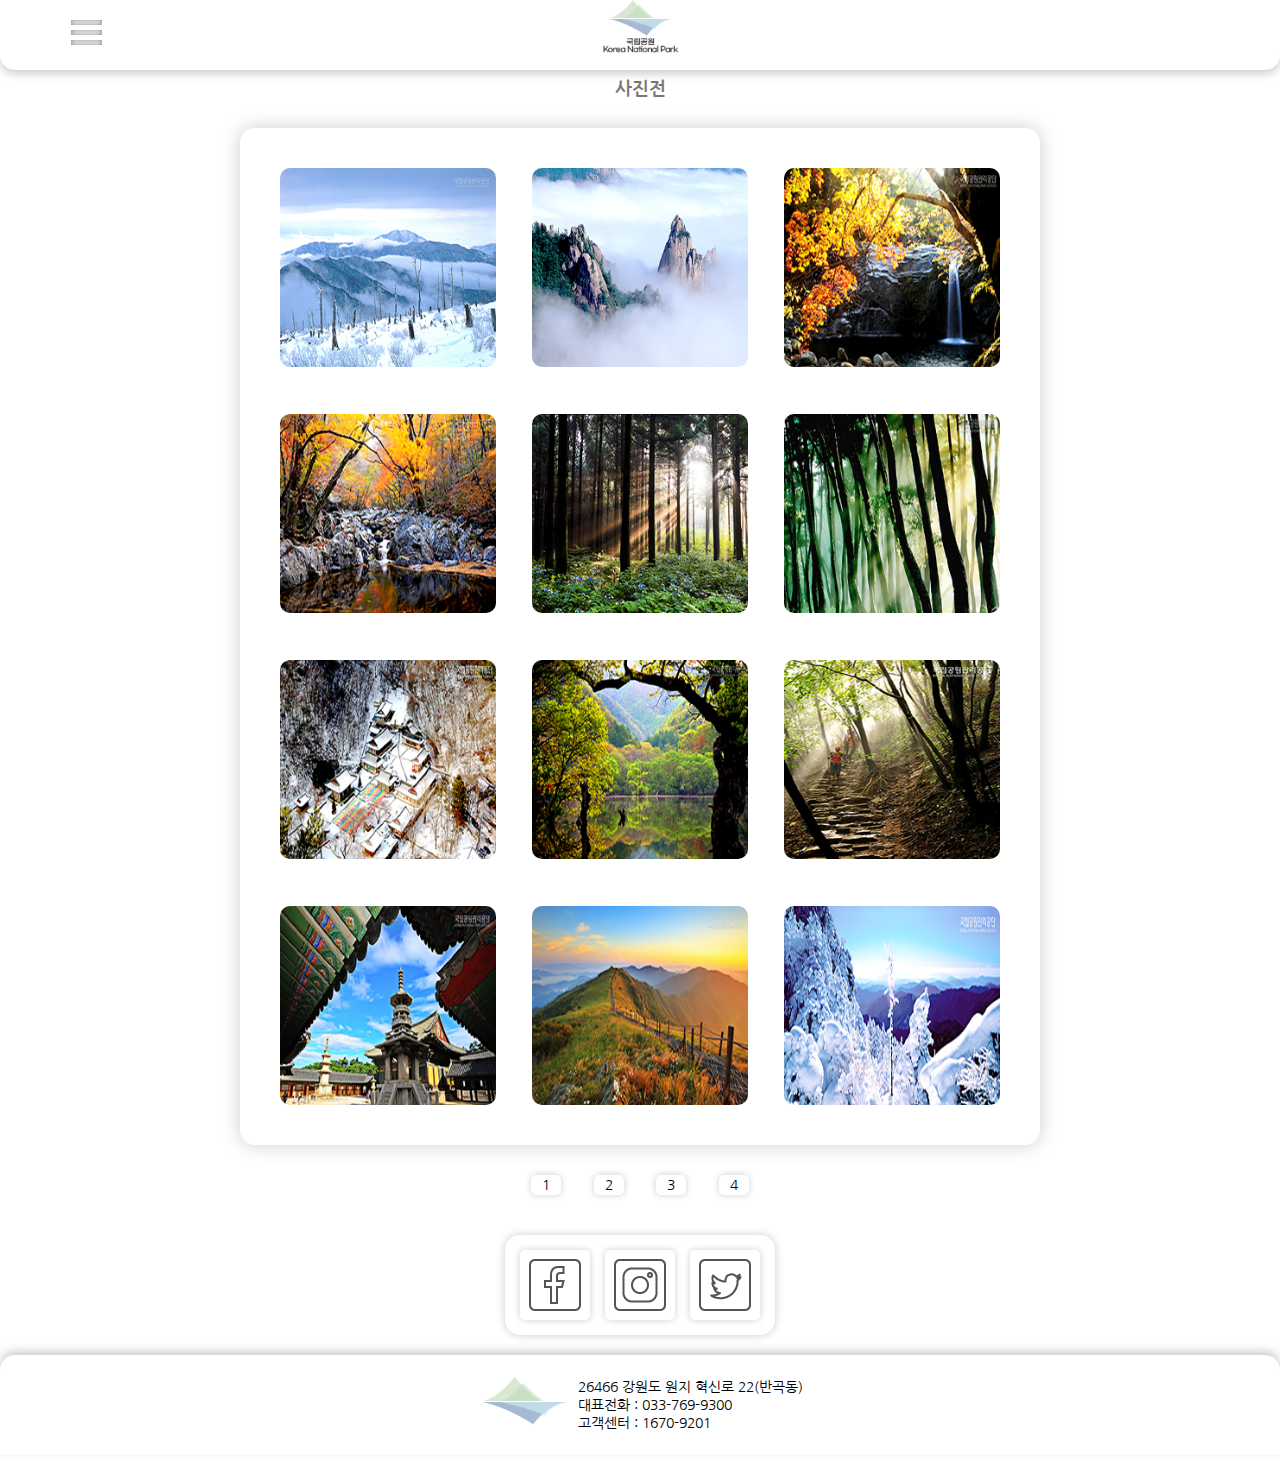
<file: photo.html>
<!DOCTYPE html>
<html lang="en">
<head>
  <meta charset="UTF-8">
  <meta http-equiv="X-UA-Compatible" content="IE=edge">
  <meta name="viewport" content="width=device-width, initial-scale=1, minimum-scale=1, maximum-scale=1, user-scalable=no">
  <link href="https://fonts.googleapis.com/icon?family=Material+Icons"
      rel="stylesheet">
  <link rel="stylesheet" href="css/photo.css">
  <title>국립공원</title>
</head>
<body>
  <div id="wrap">
    <header>
      
      <div id="headerIn">
        
        <div class="logo">
          <a href="#none"><img src="img/logo.png" title = "logo" alt="logo"></a>
        </div>
        
      </div>
      
      
    </header>
    
    <div class="mainMenu">
      <ul>
        <li><a href="#none">예 약</a></li>
        <li><a href="#none">날 씨</a></li>
        <li><a href="#none">통제정보</a></li>
        <li><a href="photo.html">사진전</a></li>
        <li><a href="#none">봉사활동</a></li> 
        <li><a href="#none">안전가이드</a></li>
      </ul>
      <div class="menuBtn">
        <span class="menu_toggle_btn"><span></span></span>
      </div>
    </div>
    <div id="menuBox"></div>
      <h1>사진전</h1>
      <div id="photoArea">
        <ul>
          <li><img src="img/photoImage1_00.png" alt="photo" title="photo"></li>
          <li><img src="img/photoImage1_01.png" alt="photo" title="photo"></li>
          <li><img src="img/photoImage1_02.png" alt="photo" title="photo"></li>
          <li><img src="img/photoImage1_03.png" alt="photo" title="photo"></li>
          <li><img src="img/photoImage1_04.png" alt="photo" title="photo"></li>
          <li><img src="img/photoImage1_05.png" alt="photo" title="photo"></li>
          <li><img src="img/photoImage1_06.png" alt="photo" title="photo"></li>
          <li><img src="img/photoImage1_07.png" alt="photo" title="photo"></li>
          <li><img src="img/photoImage1_08.png" alt="photo" title="photo"></li>
          <li><img src="img/photoImage1_09.png" alt="photo" title="photo"></li>
          <li><img src="img/photoImage1_10.png" alt="photo" title="photo"></li>
          <li><img src="img/photoImage1_11.png" alt="photo" title="photo"></li>
        </ul>
      </div>
      <div id="photoPop">
        <div class="popupBox"></div>
        <ul>
          <li><img src="img/oImg/photoImage1_00.png" alt="photo" title="photo"></li>
          <li><img src="img/oImg/photoImage1_01.png" alt="photo" title="photo"></li>
          <li><img src="img/oImg/photoImage1_02.png" alt="photo" title="photo"></li>
          <li><img src="img/oImg/photoImage1_03.png" alt="photo" title="photo"></li>
          <li><img src="img/oImg/photoImage1_04.png" alt="photo" title="photo"></li>
          <li><img src="img/oImg/photoImage1_05.png" alt="photo" title="photo"></li>
          <li><img src="img/oImg/photoImage1_06.png" alt="photo" title="photo"></li>
          <li><img src="img/oImg/photoImage1_07.png" alt="photo" title="photo"></li>
          <li><img src="img/oImg/photoImage1_08.png" alt="photo" title="photo"></li>
          <li><img src="img/oImg/photoImage1_09.png" alt="photo" title="photo"></li>
          <li><img src="img/oImg/photoImage1_10.png" alt="photo" title="photo"></li>
          <li><img src="img/oImg/photoImage1_11.png" alt="photo" title="photo"></li>
        </ul>
        <div class="popupBtn">
          <div class="closeBtn">
            <span class="material-icons">close</span>
          </div>
          <!-- <div class="nextBtn">
            <span class="material-icons">arrow_forward_ios</span>
          <div class="preBtn">
            <span class="material-icons">arrow_back_ios</span>
          </div> -->
        </div>
      </div>
      <div id="photoBtn">
        <ul>
          <li>1</li>
          <li>2</li>
          <li>3</li>
          <li>4</li>
        </ul>
      </div>
    </section>
    <footer>
      <div class="snsArea">
        <ul>
          <li><a href="#none"><img src="img/icons/facebookLogo.png" title="facebook logo"alt="facebook logo"></a></li>
          <li><a href="#none"><img src="img/icons/instagramLogo.png" title="instagram logo"alt="instagram logo"></a></li>
          <li><a href="#none"><img src="img/icons/twitterLogo.png" title="twitter logo"alt="twitter logo"></a></li>
        </ul>
      </div>
      <div class="infoArea">
        <img src="img/icons/logo.png" title="logo" alt="logo">
        <div class="info">
          <p>26466 강원도 원지 혁신로 22(반곡동)</p>
          <p>대표전화 : 033-769-9300</p>
          <p>고객센터 : 1670-9201</p> 
        </div>
      </div>
    </footer>
  </div>
  <script src="js/jquery-3.6.0.min.js"></script>
  <script src="js/jquery-ui-1.10.4.custom.min.js"></script>
  <script src="js/index.js"></script>
  <script src="js/photo.js"></script>
</body>
</html>
</file>
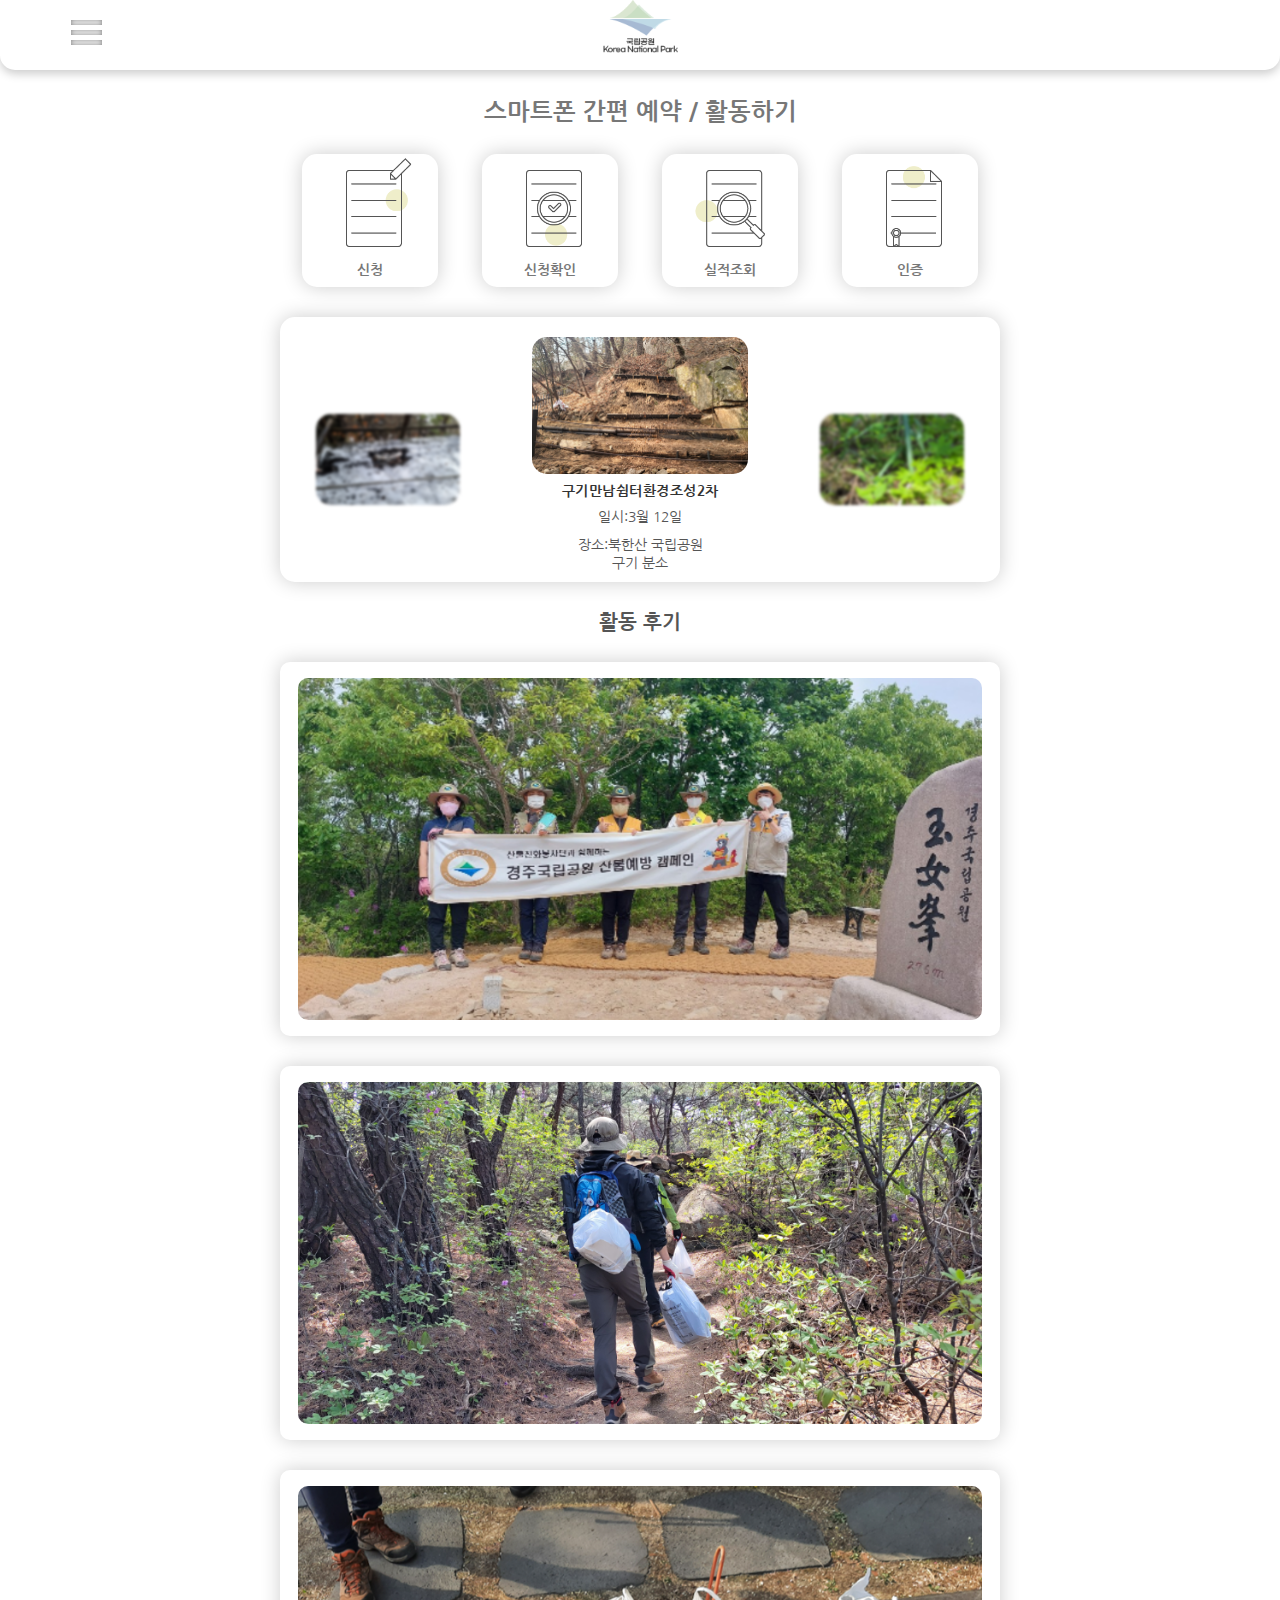
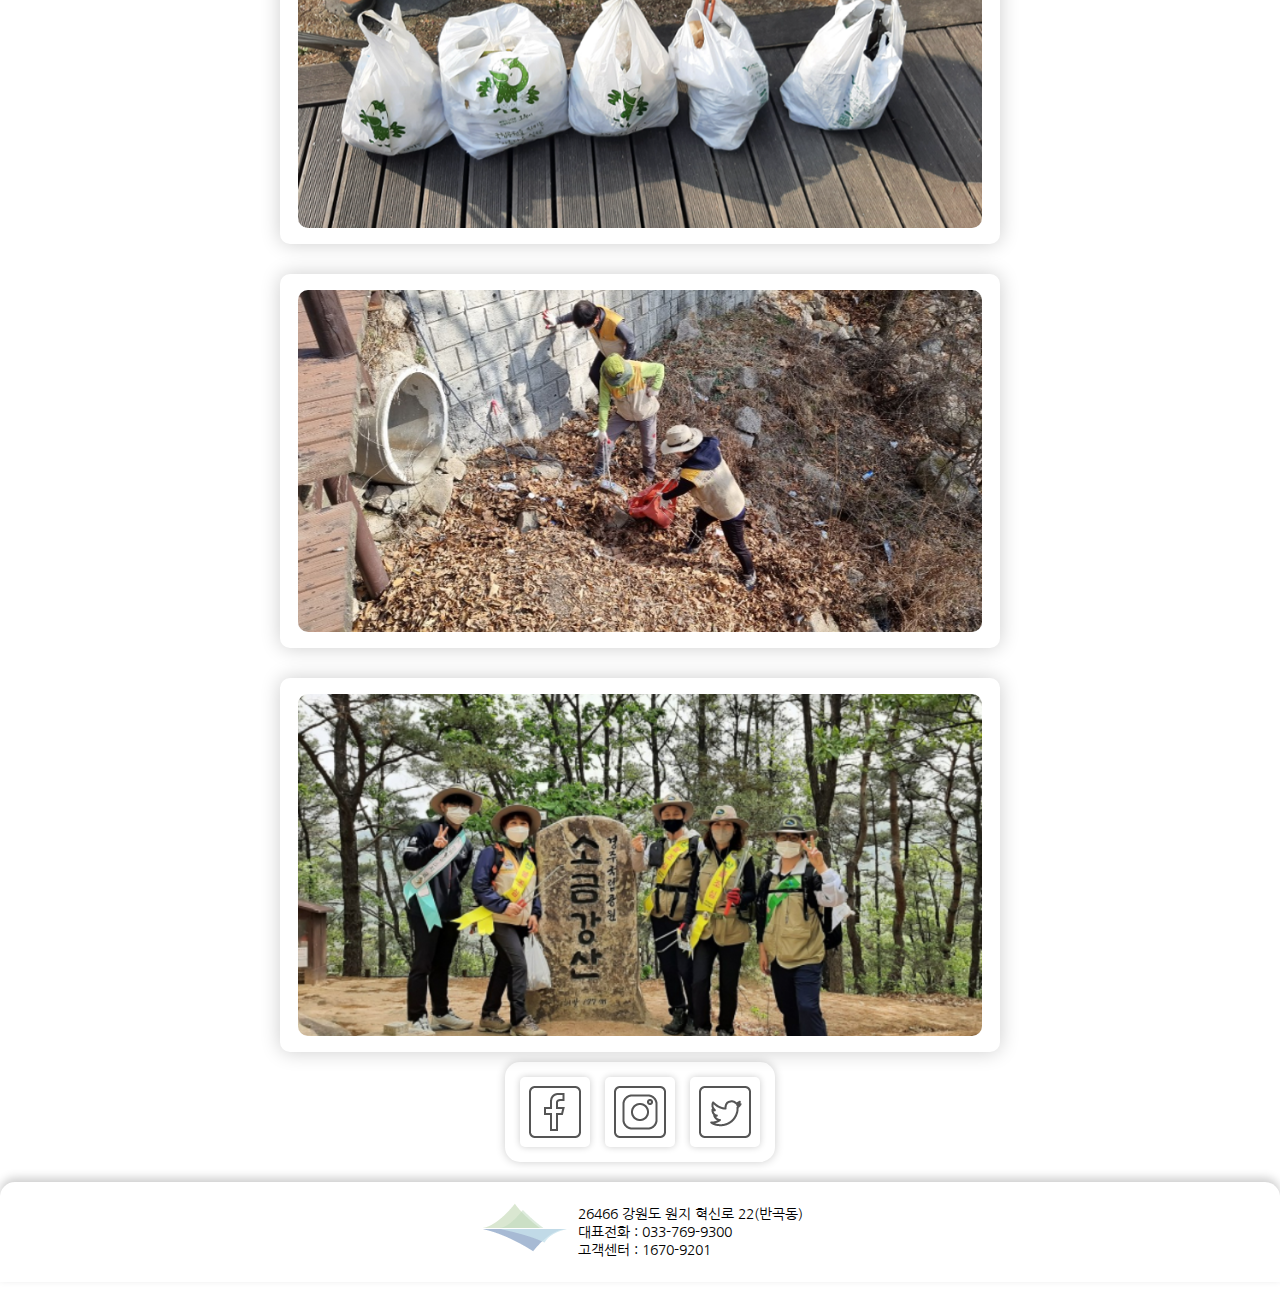
<file: registrator.html>
<!DOCTYPE html>
<html lang="en">
<head>
  <meta charset="UTF-8">
  <meta http-equiv="X-UA-Compatible" content="IE=edge">
  <meta name="viewport" content="width=device-width, initial-scale=1, minimum-scale=1, maximum-scale=1, user-scalable=no">
  <link href="https://fonts.googleapis.com/icon?family=Material+Icons"
      rel="stylesheet">
  <link rel="stylesheet" href="css/registrator.css">
  <title>국립공원</title>
</head>
<body>
  <div id="wrap">
    <header>
      
      <div id="headerIn">
        
        <div class="logo">
          <a href="#none"><img src="img/logo.png" title = "logo" alt="logo"></a>
        </div>
        
      </div>
      
      
    </header>
    
    <div class="mainMenu">
      <ul>
        <li><a href="#none">예 약</a></li>
        <li><a href="#none">날 씨</a></li>
        <li><a href="#none">통제정보</a></li>
        <li><a href="photo.html">사진전</a></li>
        <li><a href="#none">봉사활동</a></li> 
        <li><a href="#none">안전가이드</a></li>
      </ul>
      <div class="menuBtn">
        <span class="menu_toggle_btn"><span></span></span>
      </div>
    </div>
    <div id="menuBox"></div>



    <section>
      <div id="mainTitle">
        <h1>스마트폰 간편 예약 / 활동하기</h1>
      </div>
      <div id="contentMenu">
        <ul> 
          <li>
            <a href="#none">
              <img src="img/icons/apply.png" alt="apply" title="apply">
              <span>신청</span>
            </a>
          </li>
          <li>
            <a href="#none">
              <img src="img/icons/check.png" alt="check" title="check">
              <span>신청확인</span>
            </a>
          </li>
          <li>
            <a href="#none">
              <img src="img/icons/search.png" alt="search" title="search">
              <span>실적조회</span>
            </a>
          </li>
          <li>
            <a href="#none">
              <img src="img/icons/certification.png" alt="certification" title="certification">
              <span>인증</span>
            </a>
          </li>
        </ul>
      </div>
      <div id="swipeGallery">
        <ul>
          <li>
            <img src="img/gallery00.png" alt="picture" title="picture">
            <div class="galleryText">
              <h2>망월사 쓰레기 청소</h2>
              <p>일시:5월 5일</p>
              <망월사>장소:다락능선, 원도봉산, <br>망월사</p>
            </div>
          </li>
          <li>
            <img src="img/gallery01.png" alt="picture" title="picture">
            <div class="galleryText">
              <h2>망월사 영산전 데크 수리</h2>
              <p>일시:3월 20일</p>
              <p>장소:망월사에서<br>해거탑 등산로</p>
            </div>
          </li>
          <li>
            <img src="img/gallery02.png" alt="picture" title="picture">
            <div class="galleryText">
              <h2>구기 만남 쉼터 환경 조성 2차</h2>
              <p>일시:3월 12일</p>
              <p>장소:북한산 국립공원<br>구기 분소</p>
            </div>
          </li>
          <li>
            <img src="img/gallery03.png" alt="picture" title="picture">
            <div class="galleryText">
              <h2>외래식물 제거작업</h2>
              <p>일시:6월 11일</p>
              <p>장소:송추계곡<br>야생화 단지</p>
            </div>
          </li>
          <li>
            <img src="img/gallery04.png" alt="picture" title="picture">
            <div class="galleryText">
              <h2>외래식물 제거 작업</h2>
              <p>일시:6월 3일</p>
              <p>장소:지리산<br>칠선계곡</p>
            </div>
          </li>
        </ul>
      </div>

      <div id="popGallery">
        <div class="galleryReview">
          <h3>활동 후기</h3>
          <ul>
            <li>
              <img src="img/popGallery00.png" alt="gallery" titile="gallery">
            </li>
            <li>
              <img src="img/popGallery01.png" alt="gallery" titile="gallery">
            </li>
            <li>
              <img src="img/popGallery02.png" alt="gallery" titile="gallery">
            </li>
            <li>
              <img src="img/popGallery03.png" alt="gallery" titile="gallery">
            </li>
            <li>
              <img src="img/popGallery04.png" alt="gallery" titile="gallery">
            </li>
          </ul>
        </div>
        <div class="popupArea">
          <ul class="popImg">
            <li>
              <img src="img/popGallery00.png" alt="gallery" title="gallery">
              <h2>심원사 환경정화 활동</h2>
              <p>일시 : 2022년 3월 20일</p>
              <p>장소 : 심원사 -자운봉 -포대능선</p>
              <p>봉사 내용 : 어제 눈이 와서 그런지 공기도 맑고, 나무 위에서 녹는 눈비를 맞으면서 하는 산행과 환경정화 활동이 기억에 남는 하루였던것 같습니다.<br>
              *망월사 영산전에서 해거탑 가는 길에 데크가 파손이 되어있어 안전하고 위험이 있습니다.
              </p>
            </li>
            <li>
              <img src="img/popGallery01.png" alt="gallery" title="gallery">
              <h2>송추계곡 외래식물 제거</h2>
              <p>일시 : 2022년 6월 11일</p>
              <p>장소 : 송추계곡 야생화 단지 위쪽</p>
              <p>봉사 내용 : 외래식물들이 눈에 자주 보입니다. 하지만 여러 차례 같은 곳을 제거하다 보니 어느 새 사라진 부분들이 보이면서 보람을 느꼈습니다.</p>
            </li>
            <li>
              <img src="img/popGallery02.png" alt="gallery" title="gallery">
              <h2>관악산 등산로 청소</h2>
              <p>일시 : 2022년 5월 5일</p>
              <p>장소 : 관악산 등산로</p>
              <p>봉사 내용 : 저 멀리 보이는 롯데 빌딩은 미세먼지가 없는 하루라 더욱이 잘 보였고 푸르름이 올라오는 진정한 5월의 하루였습니다. 어린이들도 자연의 소중함을 깨닫고 자연의 귀중함을 되새겨 자연과 함께 살아갈 수 있는 방법과 소중함을 배웠으면 좋겠습니다.</p>
            </li>
            <li>
              <img src="img/popGallery03.png" alt="gallery" title="gallery">
              <h2>정릉 환경정화</h2>
              <p>일시 : 2022년 4월 20일</p>
              <p>장소 : 정릉분소 - 명상길 - 북악산 갈림길 - 형제봉</p>
              <p>봉사 내용 : 매주 토요일과 일요일에 정기적으로 봉사활동을 하고 있는데 모처럼 평일에 활동을 해보니 마음적으로 여유가 있고 조용한 가운데 이루어진 것 등 좋은 점이 많고 의미가 있었습니다. 앞으로도 가끔은 평일에도 자원봉사를 할 생각입니다.</p>
            </li>
            <li>
              <img src="img/popGallery04.png" alt="gallery" title="gallery">
              <h2>옥룡암 환경청소</h2>
              <p>일시 : 2022년 4월 16일</p>
              <p>장소 : 옥룡암지구</p>
              <p>봉사 내용 : 오늘은 등산로의 쓰레기가 거의 없었으며 스스로의 마인드로 쓰레기가 없는 자연 그대로의 모습이였으면 좋겠다고 생각이 들었습니다. 함께 해주신 남산지기 봉사단원님들께 감사드립니다.</p>
            </li>
          </ul>
        </div>
      </div>
    </section>
    <footer>
      <div class="snsArea">
        <ul>
          <li><a href="#none"><img src="img/icons/facebookLogo.png" title="facebook logo"alt="facebook logo"></a></li>
          <li><a href="#none"><img src="img/icons/instagramLogo.png" title="instagram logo"alt="instagram logo"></a></li>
          <li><a href="#none"><img src="img/icons/twitterLogo.png" title="twitter logo"alt="twitter logo"></a></li>
        </ul>
      </div>
      <div class="infoArea">
        <img src="img/icons/logo.png" title="logo" alt="logo">
        <div class="info">
          <p>26466 강원도 원지 혁신로 22(반곡동)</p>
          <p>대표전화 : 033-769-9300</p>
          <p>고객센터 : 1670-9201</p> 
        </div>
      </div>
    </footer>
  </div>
  <script src="js/jquery-3.6.0.min.js"></script>
  <script src="js/jquery-ui-1.10.4.custom.min.js"></script>
  <script src="js/index.js"></script>
  <script src="js/registrator.js"></script>
</body>
</html>
</file>
<file: css/photo.css>
@import url(common.css);
@import url(header.css);
@import url(footer.css);
body{
  position:relative;
}

section{
  width:90%;
  max-width:800px;
  margin:0 auto;
  text-align:center;

}
h1{
  color:#777;
  font-size:18px;
  margin:80px auto 30px;
}
#photoArea{
  width:95%;
  max-width:800px;
  margin:0 auto;
  border-radius:15px;
  box-shadow:0px 0px 20px rgba(0,0,0,0.2);
}
#photoArea ul{
  width:90%;
  max-width:800px;
  margin:5% auto;

  display:grid;
  grid-template-columns: repeat(3,1fr);
  grid-template-rows: repeat(4,1fr);
  grid-gap:5%;  
}
#photoArea ul li{
  width:100%;
  margin:10px;
  overflow:hidden;
  border-radius:10px;
  margin:0 auto;
}
#photoArea ul li img{
  display:block;
  width:100%;
}
#photoPop{
  width:100%;
  height:100%;
  position:absolute;
  top:0px;
  left:0px;
  display:none;
}
#photoPop .popupBox{
  width:100%;
  height:100%;
  position:fixed;
  background-color:rgba(0,0,0,0.8);
  top:0px;
  left:0px;
  z-index:1000;
}

#photoPop ul li{
  position:fixed;
  width:100%;
  top:50%;
  left:50%;
  transform:translate(-50%,-50%);
  z-index:1100;
  display:none;
  margin:0 auto;
}
#photoPop>ul>li>img{
  max-width:100%;
  position:fixed;
  top:50%;
  left:50%;
  transform:translate(-50%,-50%);

  
}
#photoBtn{
  width:100%;
  max-width:250px;
  margin:0 auto;
  text-align:center;
}
#photoBtn ul{
  display:grid;
  grid-template-columns:repeat(4,1fr);
  justify-content: center;
  margin:30px 0;
}
#photoBtn ul li{
  margin:0 auto;
  width:100%;
  max-width:30px;
  line-height:20px;
  border-radius:5px;
  box-shadow:0px 0px 7px rgba(0,0,0,0.2);
}

.popupBtn>div>span{
  position:fixed;
  z-index:1500;
}
.closeBtn>span:first-child{
  top:20px;
  right:20px;
  font-size:44px;
  color:#fff;
  
}
</file>
<file: css/registrator.css>
@import url(common.css);
@import url(header.css);
@import url(footer.css);



section{
  width:100%;
  max-width: 1200px;
  margin: 100px auto 0;}


/*************************Main Title****************************/

#mainTitle>h1{
  width:100%;
  text-align:center;
  color: #777;
  font-size:24px;
  font-size:1.5rem;
  font-weight:700;
}

/************************content Menu*************************/

#contentMenu{
  width: 100%;
  max-width: 800px;
  margin-top: 30px;
  margin:30px auto 0 ;
}
#contentMenu ul{
  width:90%;
  margin: 0 auto;
  display:flex;
  flex-flow: row nowrap;
  text-align: center;
  justify-content: space-between;
}

#contentMenu ul li{
  width:23.5%;
  margin:0 3%;
  border-radius: 15px;
  box-shadow:0px 0px 20px rgba(0,0,0,0.2);}
#contentMenu ul li a{
  display: flex;
  flex-flow: column nowrap;
  justify-content: center;
  align-items: center;
}
#contentMenu ul li a img{
  width:80%;
  display:inline-block;
}
#contentMenu ul li a span{
  font-size:14px;
  font-size: 0.88rem;
  font-weight: 700;
  color: #777;
  padding-bottom: 10px;
}

/****************swipe gallery**************/

#swipeGallery{
  width:100%;
  max-width: 800px;
  margin:30px auto 0;

}
#swipeGallery ul{
  width:90%;
  margin: 0 auto;
  display: flex; 
  justify-content: center;
  align-items: center;
  flex-flow: row nowrap;
  box-shadow: 0px 0px 20px rgba(0,0,0,0.2);
  border-radius: 15px;
}
#swipeGallery ul li{
  width: 30%;
  display:flex;
  flex-flow: column nowrap;
  justify-content: center;
  text-align:center;
  margin: 0 5%;
  overflow: hidden;
}
#swipeGallery ul li:not(:nth-child(3)) p, #swipeGallery ul li:not(:nth-child(3)) h2{
  display:none;
}
#swipeGallery ul li:nth-child(3){
  width:45%;
}
#swipeGallery ul li:not(:nth-child(3)){
  filter:blur(1.5px);
}
#swipeGallery ul li:first-child, #swipeGallery ul li:last-child{
  display:none;
}
#swipeGallery ul li img{
  width:100%;
  border-radius: 15px;
  margin-top:20px;
  
}
#swipeGallery ul li h2{
  margin-top: 10px;
  color:#333;
  font-size: 14px;
  font-size: 0.88rem;
  word-spacing: -3px;
}
#swipeGallery ul li p{
  margin: 10px 0;
  color:#555;
  font-size:14px;
  font-size: 0.88rem;
}


/**********************************pop Gallery******************/
#popGallery{
  position: relative;
  width: 100%;
  max-width:800px;
  margin: 30px auto 0;
  text-align: center;
}
#popGallery .galleryReview{width:100%;}
#popGallery .galleryReview img{cursor: pointer;}
#popGallery .galleryReview h3{
  font-size: 20px;
  font-size: 1.25rem;
  color: #555;
}

#popGallery .galleryReview ul li{
  width:90%;
  margin: 30px auto 0;
  padding: 2% 0;
  border-radius: 10px;
  box-shadow: 0px 0px 20px rgba(0,0,0,0.2);
}
#popGallery .galleryReview ul li img{
  width:95%;
  border-radius: 10px;
}

/*popup Image part*/

#popGallery .popupArea{
  position:fixed;
  width:100%;
  max-width: 800px;
/*   margin:0 auto; */
  height: 100vh;
  background: rgba(0,0,0,1);
  top:0px;
  display:none;

}
#popGallery .popupArea .popImg li{
  width:100%;
  position: absolute;
  top: 50%;
  left: 50%;
  transform: translate(-50%, -50%);
  display:none;
  color:#fff;
}
.popImg li img{
  display: inline-block;
  width:100%;
  margin: 0 auto;
}

.popImg li h2{
  font-size:18px;
  font-size:1.13rem;
  margin:10px auto;
  word-spacing: 2px;
}
.popImg li p{
  font-size: 14px;
  font-size: 0.88rem;
  margin: 10px auto;
  line-height: 20px;
  word-spacing:2px;
  font-weight: 500;
}
</file>
